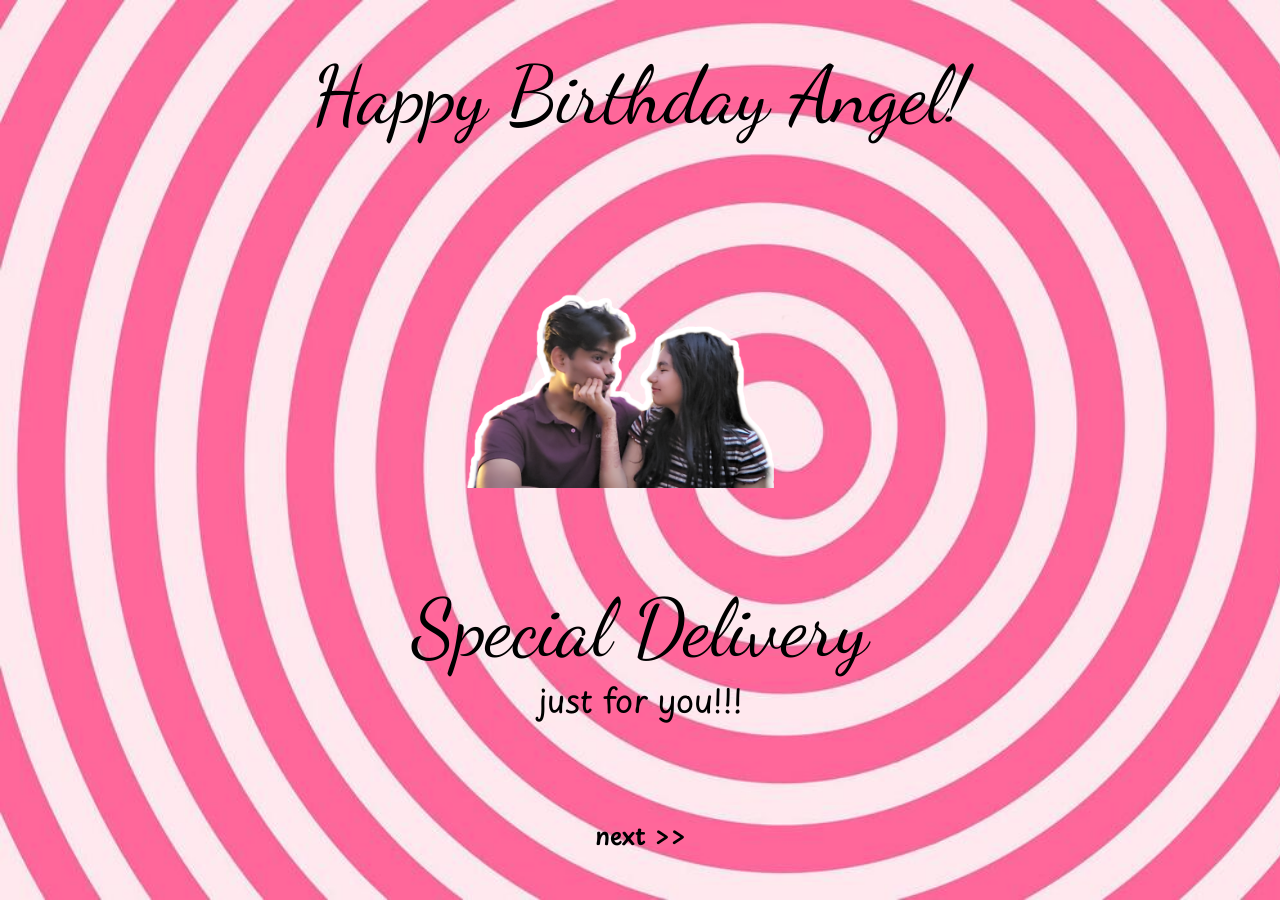
<file: index.html>
<!doctype html>
<html lang="en">
  <head>
    <meta charset="UTF-8" />
    <meta name="viewport" content="width=device-width, initial-scale=1.0" />
    <title>Happy Birthday Swaranya</title>
    <link rel="stylesheet" href="style.css" />

    <link rel="preconnect" href="https://fonts.googleapis.com" />
    <link rel="preconnect" href="https://fonts.gstatic.com" crossorigin />
    <link
      href="https://fonts.googleapis.com/css2?family=Dancing+Script:wght@400..700&family=Playpen+Sans:wght@100..800&display=swap"
      rel="stylesheet"
    />

    <link rel="preconnect" href="https://fonts.googleapis.com" />
    <link rel="preconnect" href="https://fonts.gstatic.com" crossorigin />
    <link
      href="https://fonts.googleapis.com/css2?family=Dancing+Script:wght@400..700&family=Playpen+Sans:wght@100..800&display=swap"
      rel="stylesheet"
    />
  </head>

  <body>
    <div class="content-parent">
      <div class="heading">Happy Birthday Angel!</div>

      <img src="./assets/landing-page-pic.png" alt="Beating Image" class="image"/>

      <div class="bottom-body">
        <div class="heading">Special Delivery</div>

        <div class="sub-heading">just for you!!!</div>
      </div>

      <div class="button">
        <a href="reference.html">next >></a>
      </div>
    </div>
  </body>
</html>
</file>
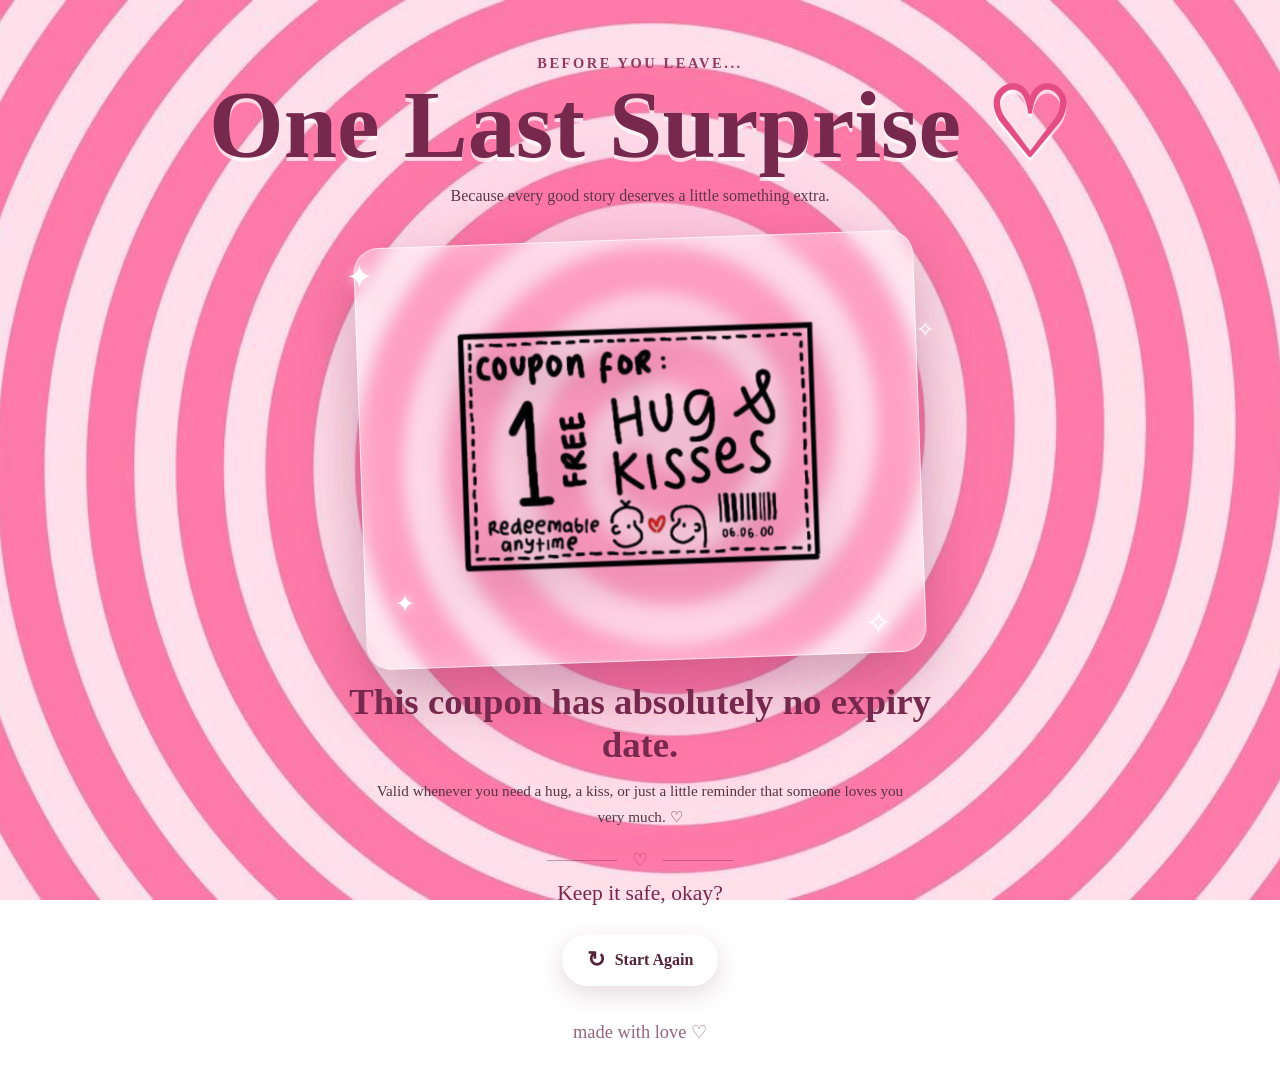
<file: end.html>
<!DOCTYPE html>
<html lang="en">

<head>

    <meta charset="UTF-8">

    <meta
        name="viewport"
        content="width=device-width, initial-scale=1.0"
    >

    <title>One Last Surprise ❤️</title>

    <link rel="stylesheet" href="end.css">

</head>


<body>


    <!-- =========================================
         DECORATIVE FLOATING HEARTS
    ========================================== -->

    <div class="floating-hearts">

        <span>♡</span>
        <span>♥</span>
        <span>♡</span>
        <span>♥</span>
        <span>♡</span>
        <span>♥</span>
        <span>♡</span>

    </div>



    <!-- =========================================
         MAIN PAGE
    ========================================== -->

    <main class="end-page">


        <!-- =====================================
             TOP TEXT
        ====================================== -->

        <section class="intro">

            <p class="eyebrow">
                before you leave...
            </p>


            <h1>
                One Last Surprise
                <span>♡</span>
            </h1>


            <p class="subtitle">
                Because every good story deserves
                a little something extra.
            </p>

        </section>



        <!-- =====================================
             COUPON
        ====================================== -->

        <section class="coupon-section">


            <!-- Glow behind coupon -->

            <div class="coupon-glow"></div>


            <!-- Coupon -->

            <div class="coupon-card">

                <img
                    src="./assets/cupon-hugs&kisses.png"
                    alt="One free hug and kisses coupon"
                >

            </div>


            <!-- Little decorative stars -->

            <div class="sparkle sparkle-1">✦</div>

            <div class="sparkle sparkle-2">✧</div>

            <div class="sparkle sparkle-3">✦</div>

            <div class="sparkle sparkle-4">✧</div>


        </section>



        <!-- =====================================
             MESSAGE
        ====================================== -->

        <section class="message">


            <p class="main-message">
                This coupon has absolutely no expiry date.
            </p>


            <p class="tiny-message">
                Valid whenever you need a hug,
                a kiss, or just a little reminder
                that someone loves you very much. ♡
            </p>


            <div class="divider">

                <span>♡</span>

            </div>


            <p class="final-message">
                Keep it safe, okay?
            </p>


        </section>



        <!-- =====================================
             RESTART BUTTON
        ====================================== -->

        <div class="restart-container">

            <a
                href="index.html"
                class="restart-button"
            >

                <span class="restart-icon">
                    ↻
                </span>

                Start Again

            </a>

        </div>



        <!-- =====================================
             FOOTER
        ====================================== -->

        <footer>

            made with love ♡

        </footer>


    </main>


</body>

</html>
</file>
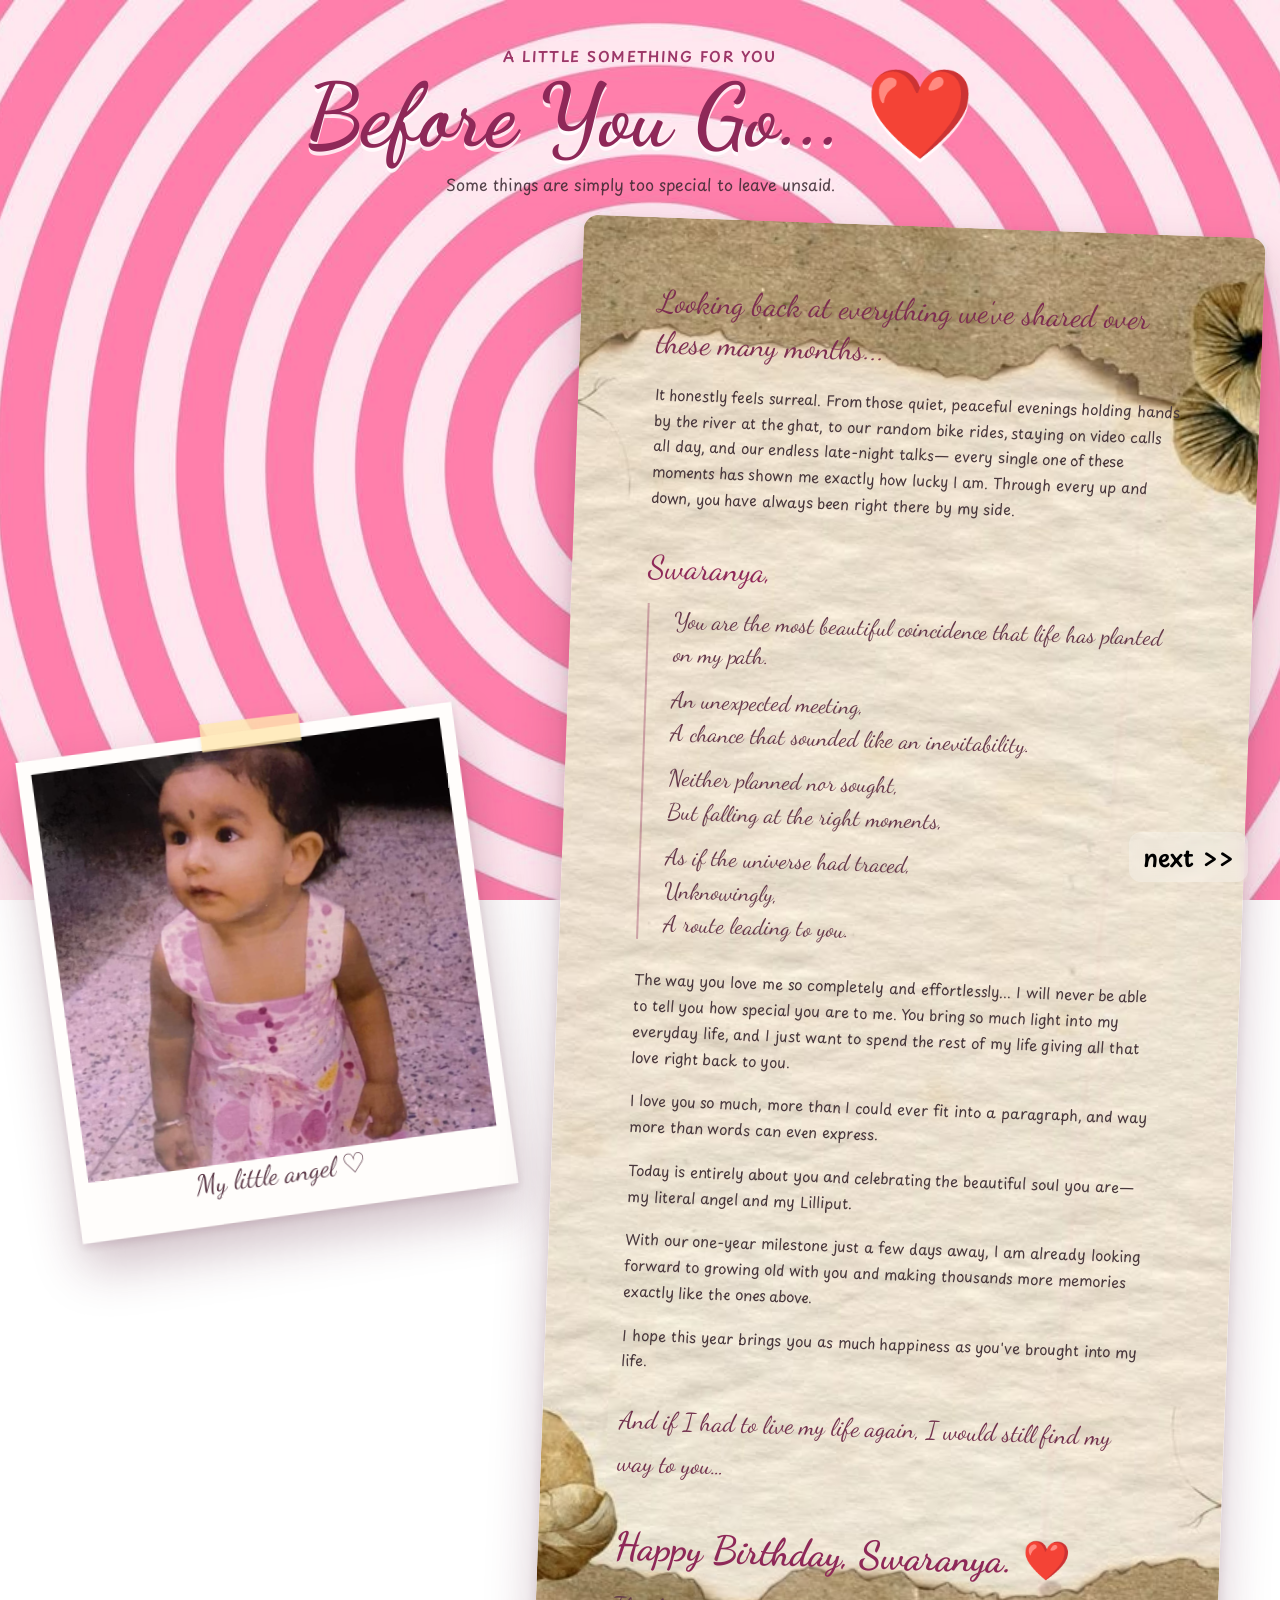
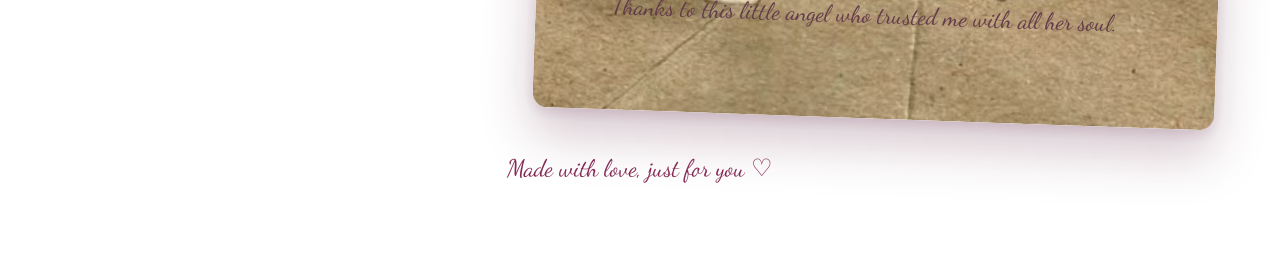
<file: final.html>
<!DOCTYPE html>
<html lang="en">

<head>

    <meta charset="UTF-8" />
    <meta name="viewport" content="width=device-width, initial-scale=1.0" />
    <title>Happy Birthday Swaranya</title>
    <link rel="stylesheet" href="final.css" />

    <link rel="preconnect" href="https://fonts.googleapis.com" />
    <link rel="preconnect" href="https://fonts.gstatic.com" crossorigin />
    <link
      href="https://fonts.googleapis.com/css2?family=Dancing+Script:wght@400..700&family=Playpen+Sans:wght@100..800&display=swap"
      rel="stylesheet"
    />

    <link rel="preconnect" href="https://fonts.googleapis.com" />
    <link rel="preconnect" href="https://fonts.gstatic.com" crossorigin />
    <link
      href="https://fonts.googleapis.com/css2?family=Dancing+Script:wght@400..700&family=Playpen+Sans:wght@100..800&display=swap"
      rel="stylesheet"
    />

</head>


<body>


    <!-- =========================================
         FLOATING HEARTS
    ========================================== -->

    <div class="hearts">

        <span>♡</span>
        <span>♡</span>
        <span>♡</span>
        <span>♡</span>
        <span>♡</span>
        <span>♡</span>

    </div>



    <main class="page">


        <!-- =====================================
             TOP HEADING
        ====================================== -->

        <header class="heading">

            <p class="small-title">
                A little something for you
            </p>


            <h1>
                Before You Go... ❤️
            </h1>


            <p class="subtitle">
                Some things are simply too special
                to leave unsaid.
            </p>

        </header>



        <!-- =====================================
             MAIN MEMORY
        ====================================== -->

        <section class="memory">


            <!-- =================================
                 PHOTO
            ================================== -->

            <div class="photo-wrapper">


                <div class="photo-frame">

                    <img
                        src="./assets/end-pic.jpeg"
                        alt="A childhood memory"
                    >

                </div>


                <div class="photo-caption">

                    <span>My little angel ♡</span>

                </div>


            </div>



            <!-- =================================
                 LETTER
            ================================== -->

            <article class="letter">


                <div class="paper">


                    <div class="paper-content">


                        <p class="letter-opening">
                            Looking back at everything we've shared
                            over these many months...
                        </p>


                        <p>
                            It honestly feels surreal. From those
                            quiet, peaceful evenings holding hands
                            by the river at the ghat, to our random
                            bike rides, staying on video calls all
                            day, and our endless late-night talks—
                            every single one of these moments has
                            shown me exactly how lucky I am.
                            Through every up and down, you have
                            always been right there by my side.
                        </p>


                        <p class="name">
                            Swaranya,
                        </p>


                        <div class="poem">

                            <p>
                                You are the most beautiful coincidence
                                that life has planted on my path.
                            </p>

                            <p>
                                An unexpected meeting,<br>
                                A chance that sounded like an inevitability.
                            </p>

                            <p>
                                Neither planned nor sought,<br>
                                But falling at the right moments,
                            </p>

                            <p>
                                As if the universe had traced,<br>
                                Unknowingly,<br>
                                A route leading to you.
                            </p>

                        </div>


                        <p>
                            The way you love me so completely and
                            effortlessly... I will never be able to
                            tell you how special you are to me.
                            You bring so much light into my everyday
                            life, and I just want to spend the rest
                            of my life giving all that love right back
                            to you.
                        </p>


                        <p>
                            I love you so much, more than I could ever
                            fit into a paragraph, and way more than
                            words can even express.
                        </p>


                        <p>
                            Today is entirely about you and celebrating
                            the beautiful soul you are—my literal angel
                            and my Lilliput.
                        </p>


                        <p>
                            With our one-year milestone just a few days
                            away, I am already looking forward to growing
                            old with you and making thousands more memories
                            exactly like the ones above.
                        </p>


                        <p>
                            I hope this year brings you as much happiness
                            as you've brought into my life.
                        </p>


                        <p class="final-line">
                            And if I had to live my life again,
                            I would still find my way to you…
                        </p>


                        <p class="birthday">
                            Happy Birthday, Swaranya. ❤️
                        </p>


                        <p class="signature">
                            Thanks to this little angel who trusted
                            me with all her soul.
                        </p>


                    </div>


                </div>


            </article>


        </section>



        <!-- =====================================
             BOTTOM MESSAGE
        ====================================== -->

        <div class="bottom-message">

            <span>Made with love, just for you ♡</span>

        </div>



        <!-- =====================================
             NEXT BUTTON
        ====================================== -->

        <div class="button">

            <a href="end.html">
                next >>
            </a>

        </div>


    </main>


</body>

</html>
</file>
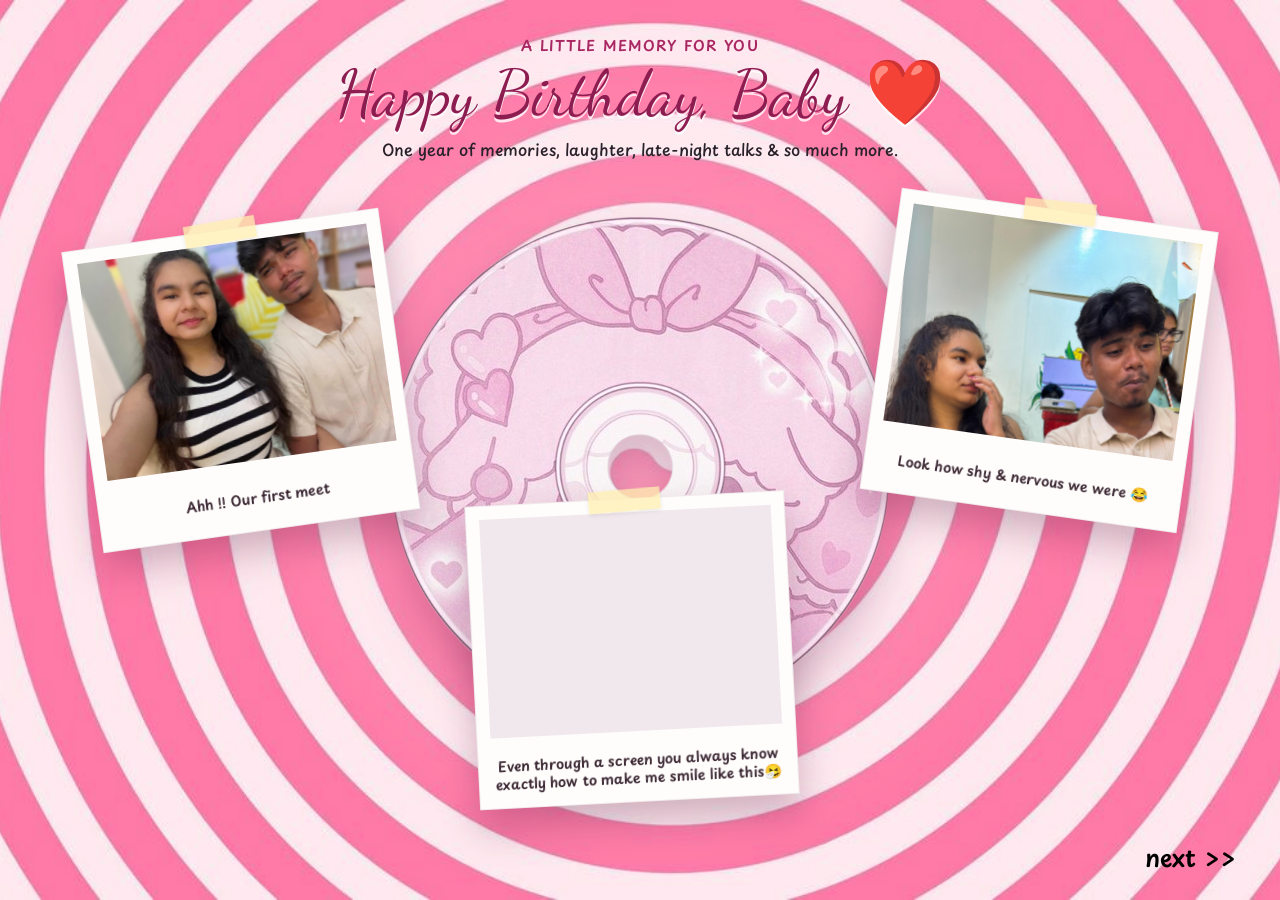
<file: pic-pg1.html>
<!DOCTYPE html>
<html lang="en">

<head>
    <meta charset="UTF-8" />
    <meta name="viewport" content="width=device-width, initial-scale=1.0" />
    <title>Happy Birthday Swaranya</title>
    <link rel="stylesheet" href="picpg1.css" />

    <link rel="preconnect" href="https://fonts.googleapis.com" />
    <link rel="preconnect" href="https://fonts.gstatic.com" crossorigin />
    <link
      href="https://fonts.googleapis.com/css2?family=Dancing+Script:wght@400..700&family=Playpen+Sans:wght@100..800&display=swap"
      rel="stylesheet"
    />

    <link rel="preconnect" href="https://fonts.googleapis.com" />
    <link rel="preconnect" href="https://fonts.gstatic.com" crossorigin />
    <link
      href="https://fonts.googleapis.com/css2?family=Dancing+Script:wght@400..700&family=Playpen+Sans:wght@100..800&display=swap"
      rel="stylesheet"
    />
</head>


<body>

    <main class="page">

        <!-- =========================
             TITLE
        ========================== -->

        <section class="intro">

            <p class="eyebrow">
                A little memory for you
            </p>

            <h1>
                Happy Birthday, Baby ❤️
            </h1>

            <p class="subtitle">
                One year of memories, laughter, late-night talks & so much more.
            </p>

        </section>


        <!-- =========================
             MEMORY SECTION
        ========================== -->

        <section class="memory-scene">


            <!-- CD -->

            <img
                src="./assets/cd-img-removebg-preview.png"
                alt="Pink CD"
                class="cd"
            >


            <!-- =========================
                 POLAROID 1
            ========================== -->

            <figure class="polaroid polaroid-one">

                <div class="media">

                    <img
                        src="./assets/pic1.jpeg"
                        alt="Our first meet"
                    >

                </div>


                <figcaption>
                    Ahh !! Our first meet
                </figcaption>

            </figure>



            <!-- =========================
                 POLAROID 2
            ========================== -->

            <figure class="polaroid polaroid-two">

                <div class="media">

                    <img
                        src="./assets/pic2.jpeg"
                        alt="Our shy and nervous moment"
                    >

                </div>


                <figcaption>
                    Look how shy & nervous we were 😂
                </figcaption>

            </figure>



            <!-- =========================
                 POLAROID 3 - VIDEO
            ========================== -->

            <figure class="polaroid polaroid-three">

                <div class="media video-wrap">

                    <video
                        src="./assets/pic3.mp4"
                        autoplay
                        muted
                        loop
                        playsinline
                        preload="auto"
                    ></video>

                </div>


                <figcaption>
                    Even through a screen you always know exactly how to make me smile like this🤧
                </figcaption>

            </figure>


        </section>



        <!-- =========================
             NEXT BUTTON
        ========================== -->

        <div class="button">

            <a href="pic-pg2.html">
                next >>
            </a>

        </div>


    </main>


    <!-- =========================
         JAVASCRIPT
    ========================== -->

    <script>

        const video = document.querySelector("video");

        if (video) {

            video.play().catch(() => {

                console.log("Autoplay waiting for browser permission.");

            });

        }

    </script>


</body>

</html>
</file>
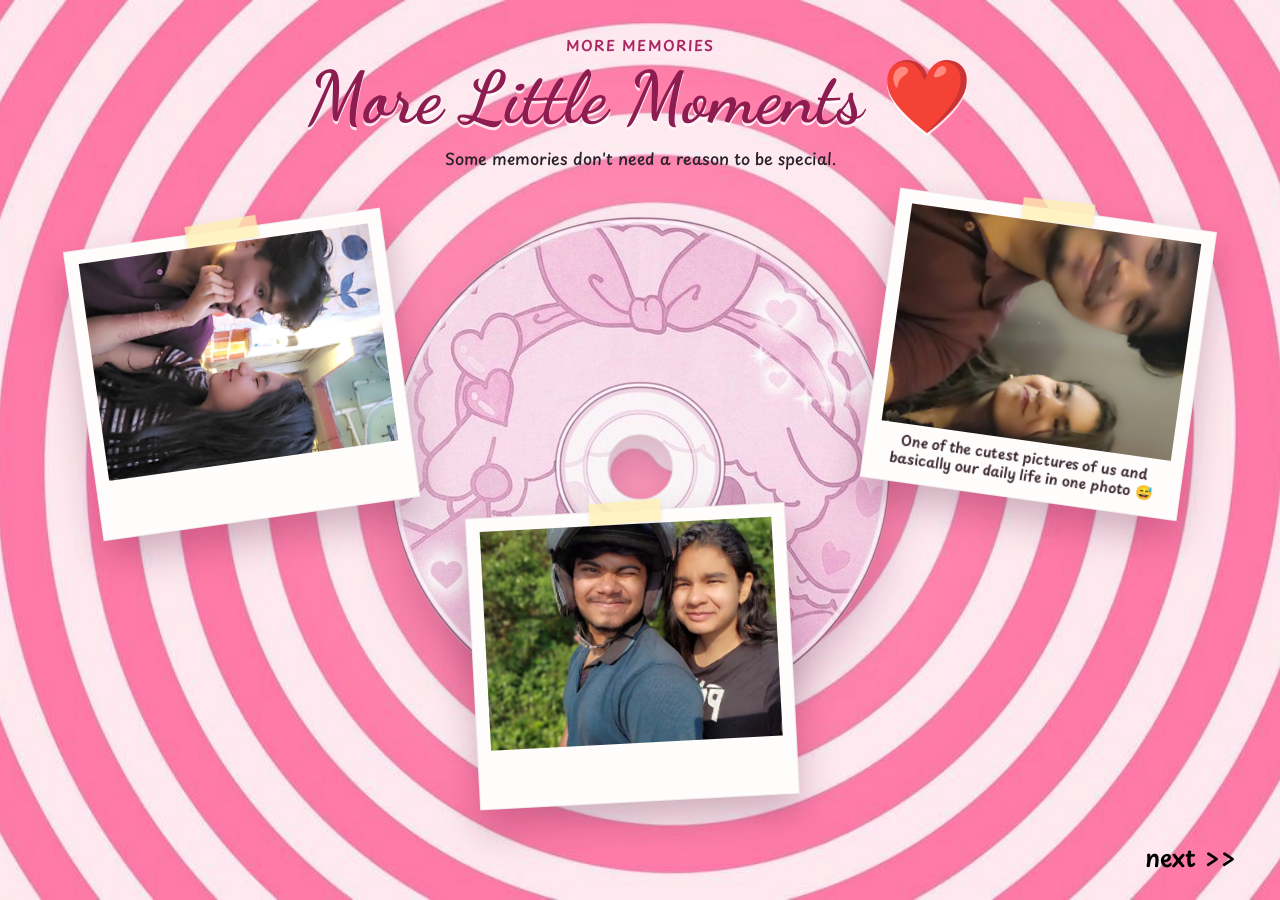
<file: pic-pg2.html>
<!DOCTYPE html>
<html lang="en">

<head>

    <meta charset="UTF-8" />
    <meta name="viewport" content="width=device-width, initial-scale=1.0" />
    <title>Happy Birthday Swaranya</title>
    <link rel="stylesheet" href="pic-page2.css" />

    <link rel="preconnect" href="https://fonts.googleapis.com" />
    <link rel="preconnect" href="https://fonts.gstatic.com" crossorigin />
    <link
      href="https://fonts.googleapis.com/css2?family=Dancing+Script:wght@400..700&family=Playpen+Sans:wght@100..800&display=swap"
      rel="stylesheet"
    />

    <link rel="preconnect" href="https://fonts.googleapis.com" />
    <link rel="preconnect" href="https://fonts.gstatic.com" crossorigin />
    <link
      href="https://fonts.googleapis.com/css2?family=Dancing+Script:wght@400..700&family=Playpen+Sans:wght@100..800&display=swap"
      rel="stylesheet"
    />

</head>


<body>


    <main class="page">


        <!-- =====================================
             TITLE
        ====================================== -->

        <section class="intro">

            <p class="eyebrow">
                More memories
            </p>


            <h1>
                More Little Moments ❤️
            </h1>


            <p class="subtitle">
                Some memories don't need a reason to be special.
            </p>

        </section>



        <!-- =====================================
             MEMORY SECTION
        ====================================== -->

        <section class="memory-scene">


            <!-- =================================
                 CD
            ================================== -->

            <img
                src="./assets/cd-img-removebg-preview.png"
                alt="Pink CD"
                class="cd"
            >



            <!-- =================================
                 POLAROID 1
                 PIC 4
            ================================== -->

            <figure class="polaroid polaroid-one">


                <div class="media">

                    <img
                        src="./assets/pic4.jpeg"
                        alt="A special memory"
                    >

                </div>


                <!-- Pic 4 caption is EMPTY
                     according to the DOCX -->

                <figcaption></figcaption>


            </figure>



            <!-- =================================
                 POLAROID 2
                 PIC 5
            ================================== -->

            <figure class="polaroid polaroid-two">


                <div class="media">

                    <img
                        src="./assets/pic5.jpeg"
                        alt="One of our cutest memories"
                    >

                </div>


                <figcaption>

                    One of the cutest pictures of us
                    and basically our daily life in one photo 😅

                </figcaption>


            </figure>



            <!-- =================================
                 POLAROID 3
                 PIC 6
            ================================== -->

            <figure class="polaroid polaroid-three">


                <div class="media">

                    <img
                        src="./assets/pic6.jpeg"
                        alt="Another special memory"
                    >

                </div>


                <!-- Pic 6 caption is EMPTY
                     according to the DOCX -->

                <figcaption></figcaption>


            </figure>


        </section>



        <!-- =====================================
             NEXT BUTTON
        ====================================== -->

        <div class="button">

            <a href="final.html">
                next >>
            </a>

        </div>


    </main>


</body>

</html>
</file>
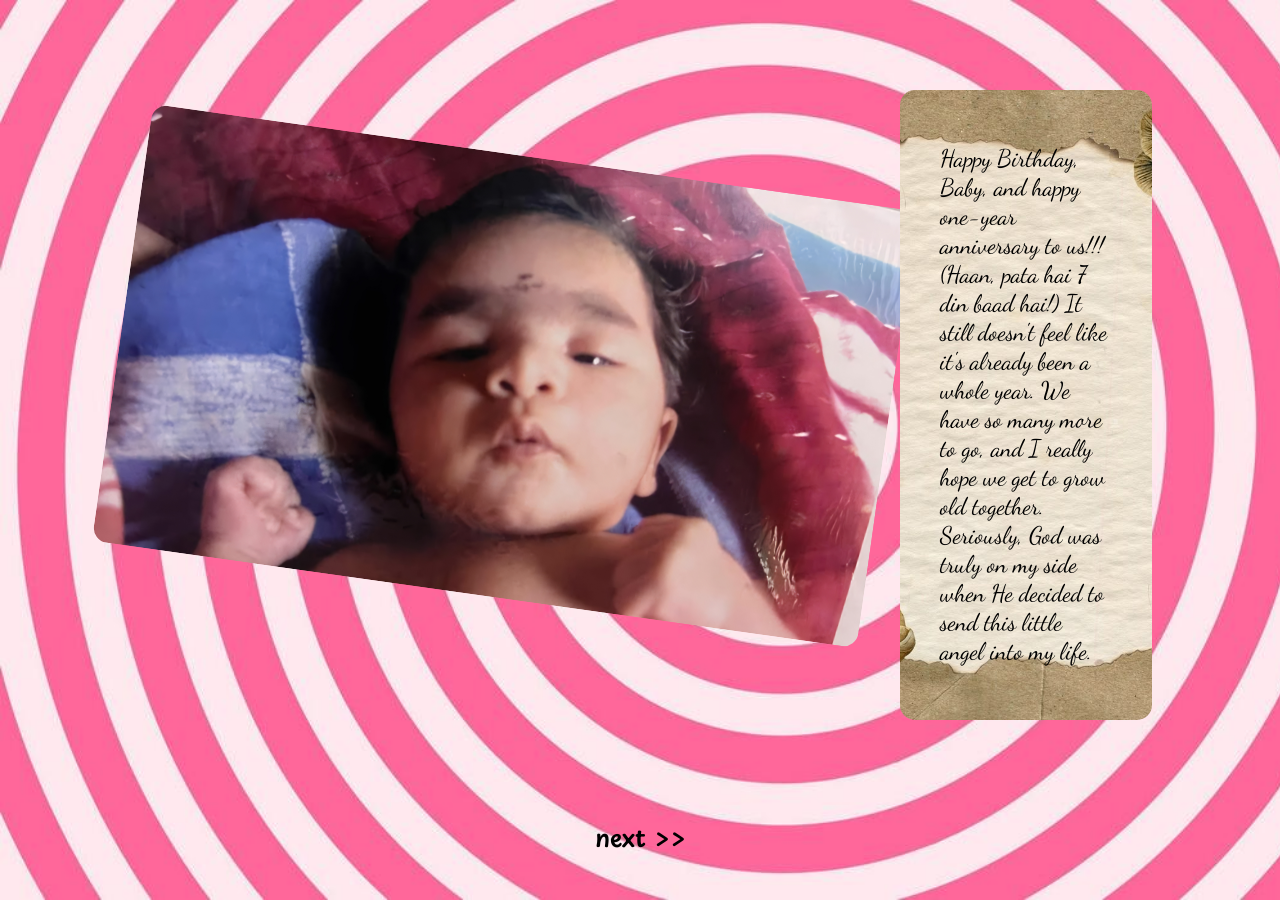
<file: reference.html>
<!doctype html>
<html lang="en">
  <head>
    <meta charset="UTF-8" />
    <meta name="viewport" content="width=device-width, initial-scale=1.0" />
    <title>Happy Birthday Swaranya</title>
    <link rel="stylesheet" href="reference.css" />

    <link rel="preconnect" href="https://fonts.googleapis.com" />
    <link rel="preconnect" href="https://fonts.gstatic.com" crossorigin />
    <link
      href="https://fonts.googleapis.com/css2?family=Dancing+Script:wght@400..700&family=Playpen+Sans:wght@100..800&display=swap"
      rel="stylesheet"
    />

    <link rel="preconnect" href="https://fonts.googleapis.com" />
    <link rel="preconnect" href="https://fonts.gstatic.com" crossorigin />
    <link
      href="https://fonts.googleapis.com/css2?family=Dancing+Script:wght@400..700&family=Playpen+Sans:wght@100..800&display=swap"
      rel="stylesheet"
    />
  </head>
  <body>
    <div class="parent">
      <div class="sub-parent">
        <img
          src="./assets/reference-page-pic-removebg-preview.png"
          alt="Image"
          class="image"
        />

        <div class="para-bg">
          <p>
            Happy Birthday, Baby, and happy one-year anniversary to us!!! (Haan,
            pata hai 7 din baad hai!) It still doesn't feel like it's already
            been a whole year. We have so many more to go, and I really hope we
            get to grow old together. Seriously, God was truly on my side when
            He decided to send this little angel into my life.
          </p>
        </div>
      </div>

      <div class="button">
        <a href="pic-pg1.html">next >></a>
      </div>
    </div>
  </body>
</html>
</file>
<file: style.css>
* {
    padding: 0;
    margin: 0;
}

body {
    background-image: url(./assets/spiral-background.jpg);
    background-repeat: none;
    background-size: cover;
    position: relative;
}

.content-parent {
    display: flex;
    flex-direction: column;
    align-items: center;
    justify-content: space-evenly;
    gap: 5vh;
    height: 100vh;
}

.image {
    width: 35%;
    animation: heartbeat 1.2s infinite;
}

.heading {
    font-size: 5em;
    font-weight: 400;
    font-family: "Dancing Script", cursive;
}

.sub-heading {
    font-size: 2em;
    font-family: "Playpen Sans", cursive;
}

.button {
    font-family: "Playpen Sans", cursive;
    font-size: 1.5em;
    font-weight: 600;
}
.button a {
    text-decoration: none;
    color: black;
}

.bottom-body {
    display: flex;
    flex-direction: column;
    justify-content: center;
    align-items: center;
}


@keyframes heartbeat {
  0% {
    transform: scale(1);
  }

  10% {
    transform: scale(1.15);
  }

  20% {
    transform: scale(1);
  }

  30% {
    transform: scale(1.15);
  }

  40% {
    transform: scale(1);
  }

  100% {
    transform: scale(1);
  }
}
</file>
<file: end.css>
/* =========================================
   RESET
========================================= */

* {

    box-sizing: border-box;

    margin: 0;

    padding: 0;

}


html {

    scroll-behavior: smooth;

}


body {

    min-height: 100vh;

    overflow-x: hidden;

    font-family:
        "Playpen Sans",
        cursive;


    color:
        #3d2530;


    /* SAME BACKGROUND */

    background-image:
        url("./assets/spiral-background.jpg");

    background-size:
        cover;

    background-position:
        center;

    background-attachment:
        fixed;

    background-repeat:
        no-repeat;

}



/* =========================================
   DARK / PINK OVERLAY
========================================= */

body::before {

    content: "";

    position: fixed;

    inset: 0;

    background:
        rgba(255, 190, 220, 0.22);

    pointer-events: none;

    z-index: -5;

}



/* =========================================
   MAIN PAGE
========================================= */

.end-page {

    position:
        relative;

    min-height:
        100vh;

    width:
        100%;

    padding:
        55px 25px 40px;

    display:
        flex;

    flex-direction:
        column;

    align-items:
        center;

}



/* =========================================
   INTRO
========================================= */

.intro {

    text-align:
        center;

    z-index:
        5;

    animation:
        introIn
        1s
        ease
        both;

}



.eyebrow {

    margin-bottom:
        5px;

    font-size:
        0.9rem;

    letter-spacing:
        0.18em;

    text-transform:
        uppercase;

    font-weight:
        600;

    color:
        #8f3b61;

}



h1 {

    font-family:
        "Dancing Script",
        cursive;

    font-size:
        clamp(3.2rem, 8vw, 6rem);

    line-height:
        1;

    font-weight:
        700;

    color:
        #76294d;

    text-shadow:
        0 4px 0
        rgba(255,255,255,0.7);

}



h1 span {

    display:
        inline-block;

    color:
        #e34d83;

    animation:
        heartbeat
        1.5s
        ease-in-out
        infinite;

}



.subtitle {

    margin-top:
        14px;

    font-size:
        clamp(0.8rem, 1.5vw, 1rem);

    color:
        #5b3746;

}



/* =========================================
   COUPON SECTION
========================================= */

.coupon-section {

    position:
        relative;

    width:
        min(700px, 90vw);

    height:
        clamp(330px, 45vw, 480px);

    display:
        flex;

    align-items:
        center;

    justify-content:
        center;

    margin:
        5px auto 0;

}



/* =========================================
   COUPON GLOW
========================================= */

.coupon-glow {

    position:
        absolute;

    width:
        min(500px, 70vw);

    aspect-ratio:
        1;

    border-radius:
        50%;

    background:
        rgba(255, 89, 158, 0.30);

    filter:
        blur(75px);

    animation:
        glowPulse
        3s
        ease-in-out
        infinite;

}



/* =========================================
   COUPON CARD
========================================= */

.coupon-card {

    position:
        relative;

    width:
        min(560px, 82vw);

    padding:
        20px;

    display:
        flex;

    align-items:
        center;

    justify-content:
        center;


    /* Glass card */

    background:
        rgba(255, 255, 255, 0.30);

    border:
        1px solid
        rgba(255,255,255,0.7);

    border-radius:
        25px;


    box-shadow:

        0 25px 60px
        rgba(102, 32, 65, 0.30),

        inset 0 0 30px
        rgba(255,255,255,0.25);


    backdrop-filter:
        blur(8px);


    transform:
        rotate(-2deg);


    animation:
        couponEntrance
        1.2s
        cubic-bezier(.2,.8,.2,1)
        0.3s
        both;


    transition:
        transform
        0.45s
        ease;

}



.coupon-card:hover {

    transform:
        rotate(0deg)
        scale(1.04)
        translateY(-8px);

}



.coupon-card img {

    display:
        block;

    width:
        100%;

    height:
        auto;

    max-height:
        380px;

    object-fit:
        contain;


    /* Gives transparent PNG a little depth */

    filter:
        drop-shadow(
            0 18px 18px
            rgba(55, 15, 35, 0.30)
        );

}



/* =========================================
   SPARKLES
========================================= */

.sparkle {

    position:
        absolute;

    font-family:
        "Dancing Script",
        cursive;

    color:
        #ffffff;

    text-shadow:
        0 0 12px
        rgba(255,255,255,0.9);

    animation:
        sparkle
        2.5s
        ease-in-out
        infinite;

    z-index:
        5;

}



.sparkle-1 {

    top:
        10%;

    left:
        8%;

    font-size:
        2rem;

}



.sparkle-2 {

    top:
        22%;

    right:
        8%;

    font-size:
        1.4rem;

    animation-delay:
        0.7s;

}



.sparkle-3 {

    bottom:
        15%;

    left:
        15%;

    font-size:
        1.5rem;

    animation-delay:
        1.2s;

}



.sparkle-4 {

    bottom:
        10%;

    right:
        14%;

    font-size:
        2rem;

    animation-delay:
        1.8s;

}



/* =========================================
   MESSAGE
========================================= */

.message {

    position:
        relative;

    text-align:
        center;

    max-width:
        650px;

    margin-top:
        -10px;

    animation:
        messageIn
        1s
        ease
        1s
        both;

}



.main-message {

    font-family:
        "Dancing Script",
        cursive;

    font-size:
        clamp(1.6rem, 3vw, 2.3rem);

    font-weight:
        700;

    color:
        #76294d;

}



.tiny-message {

    max-width:
        550px;

    margin:
        12px auto 0;

    font-size:
        clamp(0.78rem, 1.4vw, 0.95rem);

    line-height:
        1.7;

    color:
        #533641;

}



/* =========================================
   DIVIDER
========================================= */

.divider {

    display:
        flex;

    align-items:
        center;

    justify-content:
        center;

    gap:
        15px;

    margin:
        20px 0 10px;

}



.divider::before,
.divider::after {

    content:
        "";

    width:
        70px;

    height:
        1px;

    background:
        rgba(118, 41, 77, 0.4);

}



.divider span {

    color:
        #c63870;

    font-size:
        1.1rem;

}



.final-message {

    font-family:
        "Dancing Script",
        cursive;

    font-size:
        1.35rem;

    color:
        #76294d;

}



/* =========================================
   RESTART BUTTON
========================================= */

.restart-container {

    margin-top:
        28px;

    animation:
        buttonIn
        1s
        ease
        1.3s
        both;

}



.restart-button {

    display:
        flex;

    align-items:
        center;

    gap:
        10px;


    padding:
        12px 24px;


    text-decoration:
        none;


    font-family:
        "Playpen Sans",
        cursive;

    font-size:
        1rem;

    font-weight:
        600;


    color:
        #542337;


    background:
        rgba(255,255,255,0.55);


    border:
        1px solid
        rgba(255,255,255,0.8);


    border-radius:
        50px;


    box-shadow:

        0 8px 25px
        rgba(91, 27, 57, 0.16);


    backdrop-filter:
        blur(7px);


    transition:
        all
        0.3s
        ease;

}



.restart-button:hover {

    transform:
        translateY(-4px);

    background:
        rgba(255,255,255,0.8);

    box-shadow:

        0 14px 30px
        rgba(91, 27, 57, 0.25);

}



.restart-icon {

    font-size:
        1.35rem;

    transition:
        transform
        0.5s
        ease;

}



.restart-button:hover .restart-icon {

    transform:
        rotate(-360deg);

}



/* =========================================
   FOOTER
========================================= */

footer {

    margin-top:
        auto;

    padding-top:
        35px;

    font-family:
        "Dancing Script",
        cursive;

    font-size:
        1.15rem;

    color:
        #79415a;

    opacity:
        0.8;

}



/* =========================================
   FLOATING HEARTS
========================================= */

.floating-hearts {

    position:
        fixed;

    inset:
        0;

    overflow:
        hidden;

    pointer-events:
        none;

    z-index:
        1;

}



.floating-hearts span {

    position:
        absolute;

    bottom:
        -50px;

    color:
        rgba(173, 44, 100, 0.38);

    font-family:
        "Dancing Script",
        cursive;

    animation:
        floatUp
        linear
        infinite;

}



.floating-hearts span:nth-child(1) {

    left:
        7%;

    font-size:
        2rem;

    animation-duration:
        12s;

    animation-delay:
        1s;

}



.floating-hearts span:nth-child(2) {

    left:
        20%;

    font-size:
        1.2rem;

    animation-duration:
        15s;

    animation-delay:
        5s;

}



.floating-hearts span:nth-child(3) {

    left:
        38%;

    font-size:
        2.5rem;

    animation-duration:
        13s;

    animation-delay:
        2s;

}



.floating-hearts span:nth-child(4) {

    left:
        55%;

    font-size:
        1.5rem;

    animation-duration:
        16s;

    animation-delay:
        7s;

}



.floating-hearts span:nth-child(5) {

    left:
        72%;

    font-size:
        2.2rem;

    animation-duration:
        11s;

    animation-delay:
        3s;

}



.floating-hearts span:nth-child(6) {

    left:
        84%;

    font-size:
        1.4rem;

    animation-duration:
        14s;

    animation-delay:
        8s;

}



.floating-hearts span:nth-child(7) {

    left:
        94%;

    font-size:
        2rem;

    animation-duration:
        12s;

    animation-delay:
        4s;

}



/* =========================================
   ANIMATIONS
========================================= */

@keyframes introIn {

    from {

        opacity:
            0;

        transform:
            translateY(-35px);

    }

    to {

        opacity:
            1;

        transform:
            translateY(0);

    }

}



@keyframes couponEntrance {

    from {

        opacity:
            0;

        transform:
            translateY(80px)
            scale(0.8)
            rotate(-8deg);

    }

    to {

        opacity:
            1;

        transform:
            translateY(0)
            scale(1)
            rotate(-2deg);

    }

}



@keyframes glowPulse {

    0%,
    100% {

        transform:
            scale(0.9);

        opacity:
            0.45;

    }

    50% {

        transform:
            scale(1.1);

        opacity:
            0.75;

    }

}



@keyframes heartbeat {

    0%,
    100% {

        transform:
            scale(1);

    }

    15% {

        transform:
            scale(1.15);

    }

    30% {

        transform:
            scale(1);

    }

    45% {

        transform:
            scale(1.08);

    }

    60% {

        transform:
            scale(1);

    }

}



@keyframes sparkle {

    0%,
    100% {

        opacity:
            0.3;

        transform:
            scale(0.8)
            rotate(0deg);

    }

    50% {

        opacity:
            1;

        transform:
            scale(1.3)
            rotate(20deg);

    }

}



@keyframes messageIn {

    from {

        opacity:
            0;

        transform:
            translateY(25px);

    }

    to {

        opacity:
            1;

        transform:
            translateY(0);

    }

}



@keyframes buttonIn {

    from {

        opacity:
            0;

        transform:
            translateY(20px);

    }

    to {

        opacity:
            1;

        transform:
            translateY(0);

    }

}



@keyframes floatUp {

    0% {

        transform:
            translateY(0)
            rotate(0deg);

        opacity:
            0;

    }

    10% {

        opacity:
            0.7;

    }

    80% {

        opacity:
            0.4;

    }

    100% {

        transform:
            translateY(-110vh)
            rotate(25deg);

        opacity:
            0;

    }

}



/* =========================================
   MOBILE
========================================= */

@media (max-width: 600px) {

    .end-page {

        padding:
            35px
            15px
            25px;

    }


    .coupon-section {

        height:
            310px;

    }


    .coupon-card {

        width:
            90vw;

        padding:
            12px;

        border-radius:
            18px;

    }


    .coupon-card img {

        max-height:
            270px;

    }


    .sparkle-1 {

        left:
            2%;

    }


    .sparkle-2 {

        right:
            2%;

    }


    .main-message {

        font-size:
            1.5rem;

    }


    .tiny-message {

        padding:
            0 15px;

    }


    footer {

        padding-top:
            25px;

    }

}



/* =========================================
   ACCESSIBILITY
========================================= */

@media (prefers-reduced-motion: reduce) {

    * {

        animation:
            none !important;

        transition:
            none !important;

    }

}
</file>
<file: final.css>
/* =========================================
   RESET
========================================= */

* {

    box-sizing: border-box;

}


html,
body {

    margin: 0;

    padding: 0;

}


body {

    min-height: 100vh;

    overflow-x: hidden;

    color: #35252d;

    font-family:
        "Playpen Sans",
        cursive;


    /* SAME SPIRAL BACKGROUND */

    background-image:
        url("./assets/spiral-background.jpg");

    background-size:
        cover;

    background-position:
        center;

    background-attachment:
        fixed;

    background-repeat:
        no-repeat;

}



/* =========================================
   PAGE
========================================= */

.page {

    position: relative;

    min-height: 100vh;

    padding:
        45px
        30px
        90px;

}



/* =========================================
   BACKGROUND OVERLAY
========================================= */

.page::before {

    content: "";

    position: fixed;

    inset: 0;

    background:
        rgba(255, 224, 238, 0.20);

    pointer-events: none;

    z-index: -2;

}



/* =========================================
   TOP HEADING
========================================= */

.heading {

    position: relative;

    text-align: center;

    width:
        min(900px, 90vw);

    margin:
        0 auto 30px;


    animation:
        headingIn
        1s
        ease
        both;

}



.small-title {

    margin:
        0 0 5px;

    font-family:
        "Playpen Sans",
        cursive;

    font-size:
        0.9rem;

    font-weight:
        600;

    letter-spacing:
        0.1em;

    text-transform:
        uppercase;

    color:
        #9c3768;

}



h1 {

    margin:
        0;

    font-family:
        "Dancing Script",
        cursive;

    font-size:
        clamp(3rem, 7vw, 5.5rem);

    line-height:
        1;

    font-weight:
        700;

    color:
        #8e2858;

    text-shadow:
        0 4px 0
        rgba(255,255,255,0.8);

}



.subtitle {

    margin:
        12px 0 0;

    font-family:
        "Playpen Sans",
        cursive;

    font-size:
        clamp(0.8rem, 1.5vw, 1rem);

    opacity:
        0.85;

}



/* =========================================
   MAIN MEMORY LAYOUT
========================================= */

.memory {

    width:
        min(1200px, 94vw);

    margin:
        0 auto;

    display:
        grid;

    grid-template-columns:
        0.8fr 1.2fr;

    align-items:
        center;

    gap:
        clamp(30px, 5vw, 80px);

}



/* =========================================
   PHOTO SECTION
========================================= */

.photo-wrapper {

    position:
        relative;

    width:
        min(440px, 100%);

    margin:
        0 auto;

    animation:
        photoIn
        1s
        cubic-bezier(.2,.8,.2,1)
        0.2s
        both;

}



/* =========================================
   PHOTO FRAME
========================================= */

.photo-frame {

    position:
        relative;

    padding:
        14px
        14px
        60px;

    background:
        #fffdfb;

    box-shadow:

        0 25px 50px
        rgba(86, 28, 54, 0.28),

        0 4px 8px
        rgba(86, 28, 54, 0.12);


    transform:
        rotate(-4deg);

    transition:
        transform
        0.4s
        ease;

}



.photo-frame:hover {

    transform:
        rotate(-1deg)
        translateY(-8px)
        scale(1.02);

}



.photo-frame img {

    width:
        100%;

    aspect-ratio:
        1 / 1;

    display:
        block;

    object-fit:
        cover;

}



/* =========================================
   PHOTO CAPTION
========================================= */

.photo-caption {

    position:
        absolute;

    bottom:
        25px;

    left:
        0;

    right:
        0;

    text-align:
        center;

    font-family:
        "Dancing Script",
        cursive;

    font-size:
        1.7rem;

    color:
        #5c3948;

    transform:
        rotate(-4deg);

}



/* Little tape */

.photo-wrapper::before {

    content:
        "";

    position:
        absolute;

    width:
        100px;

    height:
        28px;

    top:
        -12px;

    left:
        50%;

    transform:
        translateX(-50%)
        rotate(-3deg);

    background:
        rgba(255, 231, 174, 0.78);

    box-shadow:
        0 2px 5px
        rgba(0,0,0,0.08);

    z-index:
        5;

}



/* =========================================
   LETTER
========================================= */

.letter {

    position:
        relative;

    width:
        100%;

    animation:
        letterIn
        1s
        cubic-bezier(.2,.8,.2,1)
        0.3s
        both;

}



/* =========================================
   PAPER
========================================= */

.paper {

    position:
        relative;

    width:
        100%;

    min-height:
        720px;

    border-radius: 15px;


    background-image:
        url("./assets/text-background.jpg");

    background-size:
        cover;

    background-position:
        center;


    padding:
        clamp(45px, 5vw, 70px)
        clamp(40px, 6vw, 85px);


    box-shadow:

        0 25px 50px
        rgba(86, 28, 54, 0.25),

        0 5px 12px
        rgba(86, 28, 54, 0.12);


    transform:
        rotate(2deg);


    transition:
        transform
        0.4s
        ease;

}



/* Paper hover */

.paper:hover {

    transform:
        rotate(0deg)
        translateY(-5px);

}



/* =========================================
   PAPER INNER CONTENT
========================================= */

.paper-content {

    position:
        relative;

    max-width:
        720px;

    margin:
        0 auto;

}



/* =========================================
   LETTER TEXT
========================================= */

.paper-content p {

    margin:
        0 0 18px;

    font-family:
        "Playpen Sans",
        cursive;

    font-size:
        clamp(0.82rem, 1.15vw, 1rem);

    line-height:
        1.75;

    color:
        #49383d;

}



/* First paragraph */

.letter-opening {

    font-family:
        "Dancing Script",
        cursive !important;

    font-size:
        clamp(1.5rem, 2.4vw, 2rem) !important;

    line-height:
        1.35 !important;

    color:
        #7d2d51 !important;

}



/* =========================================
   NAME
========================================= */

.name {

    margin-top:
        28px !important;

    margin-bottom:
        8px !important;

    font-family:
        "Dancing Script",
        cursive !important;

    font-size:
        2rem !important;

    color:
        #8e2858 !important;

}



/* =========================================
   POEM
========================================= */

.poem {

    margin:
        8px 0 28px;

    padding-left:
        25px;

    border-left:
        2px solid
        rgba(142, 40, 88, 0.35);

}



.poem p {

    margin:
        0 0 12px;

    font-family:
        "Dancing Script",
        cursive;

    font-size:
        clamp(1.15rem, 1.8vw, 1.45rem);

    line-height:
        1.45;

    color:
        #66384b;

}



/* =========================================
   FINAL LINE
========================================= */

.final-line {

    margin-top:
        25px !important;

    font-family:
        "Dancing Script",
        cursive !important;

    font-size:
        clamp(1.2rem, 2vw, 1.55rem) !important;

    color:
        #71304d !important;

}



/* =========================================
   BIRTHDAY
========================================= */

.birthday {

    margin-top:
        28px !important;

    margin-bottom:
        5px !important;

    font-family:
        "Dancing Script",
        cursive !important;

    font-size:
        clamp(2rem, 3vw, 2.8rem) !important;

    font-weight:
        700;

    color:
        #8e2858 !important;

}



/* =========================================
   SIGNATURE
========================================= */

.signature {

    margin-top:
        5px !important;

    font-family:
        "Dancing Script",
        cursive !important;

    font-size:
        clamp(1.2rem, 2vw, 1.5rem) !important;

    color:
        #633a49 !important;

}



/* =========================================
   BOTTOM MESSAGE
========================================= */

.bottom-message {

    text-align:
        center;

    margin-top:
        35px;

    font-family:
        "Dancing Script",
        cursive;

    font-size:
        1.5rem;

    color:
        #842952;


    animation:
        fadeIn
        1.5s
        ease
        1s
        both;

}



/* =========================================
   NEXT BUTTON
========================================= */

.button {

    position:
        fixed;

    right:
        32px;

    bottom:
        25px;

    z-index:
        50;


    font-family:
        "Playpen Sans",
        cursive;

    font-size:
        1.5em;

    font-weight:
        600;

}



.button a {

    text-decoration:
        none;

    color:
        black;

    padding:
        7px 14px;

    border-radius:
        12px;


    background:
        rgba(255,255,255,0.28);


    backdrop-filter:
        blur(4px);


    transition:
        all
        0.25s
        ease;

}



.button a:hover {

    background:
        rgba(255,255,255,0.65);

    transform:
        translateX(5px);

}



/* =========================================
   FLOATING HEARTS
========================================= */

.hearts {

    position:
        fixed;

    inset:
        0;

    pointer-events:
        none;

    overflow:
        hidden;

    z-index:
        1;

}



.hearts span {

    position:
        absolute;

    bottom:
        -50px;

    font-family:
        "Dancing Script",
        cursive;

    font-size:
        2rem;

    color:
        rgba(155, 39, 96, 0.45);


    animation:
        floatHeart
        linear
        infinite;

}



/* Individual positions */

.hearts span:nth-child(1) {

    left:
        8%;

    animation-duration:
        11s;

    animation-delay:
        1s;

}


.hearts span:nth-child(2) {

    left:
        23%;

    font-size:
        1.4rem;

    animation-duration:
        14s;

    animation-delay:
        4s;

}


.hearts span:nth-child(3) {

    left:
        43%;

    font-size:
        2.5rem;

    animation-duration:
        12s;

    animation-delay:
        2s;

}


.hearts span:nth-child(4) {

    left:
        67%;

    font-size:
        1.5rem;

    animation-duration:
        15s;

    animation-delay:
        6s;

}


.hearts span:nth-child(5) {

    left:
        82%;

    font-size:
        2.3rem;

    animation-duration:
        13s;

    animation-delay:
        3s;

}


.hearts span:nth-child(6) {

    left:
        94%;

    font-size:
        1.2rem;

    animation-duration:
        10s;

    animation-delay:
        7s;

}



/* =========================================
   ANIMATIONS
========================================= */

@keyframes floatHeart {

    0% {

        transform:
            translateY(0)
            rotate(0deg);

        opacity:
            0;

    }


    10% {

        opacity:
            0.7;

    }


    80% {

        opacity:
            0.45;

    }


    100% {

        transform:
            translateY(-110vh)
            rotate(25deg);

        opacity:
            0;

    }

}



@keyframes headingIn {

    from {

        opacity:
            0;

        transform:
            translateY(-30px);

    }


    to {

        opacity:
            1;

        transform:
            translateY(0);

    }

}



@keyframes photoIn {

    from {

        opacity:
            0;

        transform:
            translateX(-50px)
            rotate(-10deg);

    }


    to {

        opacity:
            1;

        transform:
            translateX(0)
            rotate(-4deg);

    }

}



@keyframes letterIn {

    from {

        opacity:
            0;

        transform:
            translateX(50px);

    }


    to {

        opacity:
            1;

        transform:
            translateX(0);

    }

}



@keyframes fadeIn {

    from {

        opacity:
            0;

    }


    to {

        opacity:
            1;

    }

}



/* =========================================
   TABLET
========================================= */

@media (max-width: 900px) {

    .memory {

        grid-template-columns:
            1fr;

        gap:
            50px;

        width:
            min(700px, 90vw);

    }


    .photo-wrapper {

        width:
            min(420px, 75vw);

    }


    .paper {

        min-height:
            auto;

        transform:
            rotate(1deg);

    }

}



/* =========================================
   MOBILE
========================================= */

@media (max-width: 600px) {

    body {

        background-attachment:
            scroll;

    }


    .page {

        padding:
            35px
            15px
            85px;

    }


    .heading {

        margin-bottom:
            30px;

    }


    h1 {

        font-size:
            clamp(2.7rem, 13vw, 4rem);

    }


    .subtitle {

        font-size:
            0.8rem;

    }


    .memory {

        width:
            94vw;

        gap:
            35px;

    }


    .photo-wrapper {

        width:
            82vw;

        max-width:
            380px;

    }


    .paper {

        padding:
            45px 30px;

    }


    .paper-content p {

        font-size:
            0.78rem;

        line-height:
            1.7;

    }


    .letter-opening {

        font-size:
            1.4rem !important;

    }


    .poem {

        padding-left:
            15px;

    }


    .poem p {

        font-size:
            1.15rem;

    }


    .birthday {

        font-size:
            2rem !important;

    }


    .button {

        right:
            15px;

        bottom:
            15px;

        font-size:
            1.1rem;

    }


    .bottom-message {

        font-size:
            1.25rem;

    }

}



/* =========================================
   REDUCED MOTION
========================================= */

@media (prefers-reduced-motion: reduce) {

    * {

        animation-duration:
            0.01ms !important;

        animation-iteration-count:
            1 !important;

    }

}
</file>
<file: picpg1.css>
/* =========================================
   RESET
========================================= */

* {
    box-sizing: border-box;
}


html,
body {

    margin: 0;

    min-height: 100%;

}


body {

    min-height: 100vh;

    font-family: "Playpen Sans", cursive;

    color: #29212a;

    overflow-x: hidden;


    /* YOUR SPIRAL BACKGROUND */

    background-image: url("./assets/spiral-background.jpg");

    background-position: center;

    background-size: cover;

    background-attachment: fixed;

    background-repeat: no-repeat;

}



/* =========================================
   MAIN PAGE
========================================= */

.page {

    position: relative;

    min-height: 100vh;

    padding: 55px 30px 90px;

    display: grid;

    place-items: center;

    overflow: hidden;

}



/* Slight white/pink overlay */

.page::before {

    content: "";

    position: absolute;

    inset: 0;

    background: rgba(255, 230, 241, 0.14);

    z-index: -2;

}



/* Soft glow */

.page::after {

    content: "";

    position: absolute;

    inset: 0;

    background:
        radial-gradient(
            circle at center,
            rgba(255,255,255,0.28),
            transparent 55%
        );

    pointer-events: none;

    z-index: -1;

}



/* =========================================
   INTRO / TITLE
========================================= */

.intro {

    position: absolute;

    top: 34px;

    left: 50%;

    transform: translateX(-50%);

    width: min(90vw, 850px);

    text-align: center;

    z-index: 20;


    animation:

        introDrop

        0.9s

        cubic-bezier(.2,.8,.2,1)

        both;

}



/* Small heading */

.eyebrow {

    margin: 0 0 3px;

    font-size: 0.9rem;

    font-weight: 600;

    letter-spacing: 0.08em;

    text-transform: uppercase;

    color: #a92762;

}



/* Main heading */

h1 {

    margin: 0;

    font-family: "Dancing Script", cursive;

    font-size: clamp(2rem, 5vw, 4rem);

    font-weight: 400;

    line-height: 1.1;

    color: #8d1d51;

    text-shadow:

        0 3px 0 rgba(255,255,255,0.8);

}



/* Subtitle */

.subtitle {

    margin: 8px 0 0;

    font-size: clamp(0.8rem, 1.6vw, 1rem);

    font-weight: 500;

}



/* =========================================
   MEMORY AREA
========================================= */

.memory-scene {

    position: relative;

    width: min(1120px, 92vw);

    height: min(760px, 76vh);

    min-height: 620px;

    margin-top: 55px;

}



/* =========================================
   CD
========================================= */

.cd {

    position: absolute;

    width: min(47vw, 500px);

    min-width: 300px;

    aspect-ratio: 1;


    left: 50%;

    top: 51%;


    transform:

        translate(-50%, -50%);


    object-fit: contain;


    filter:

        drop-shadow(

            0 24px 22px

            rgba(112,24,68,0.26)

        );


    z-index: 2;


    /* Floating animation */

    animation:

        cdFloat

        5s

        ease-in-out

        infinite;

}



/* =========================================
   POLAROID
========================================= */

.polaroid {

    position: absolute;

    width: clamp(235px, 25vw, 320px);

    padding: 13px 13px 70px;

    margin: 0;


    background: #fffdfc;


    box-shadow:

        0 18px 35px

        rgba(80,15,50,0.27);


    border:

        1px solid

        rgba(80,15,50,0.08);


    z-index: 8;


    transform-origin: center bottom;


    animation:

        photoIn

        0.9s

        cubic-bezier(.2,.8,.2,1)

        both;

}



/* Tape on top of Polaroid */

.polaroid::before {

    content: "";

    position: absolute;

    width: 72px;

    height: 22px;

    top: -10px;

    left: 50%;


    transform:

        translateX(-50%)

        rotate(-2deg);


    background:

        rgba(255,239,177,0.75);


    box-shadow:

        0 2px 4px

        rgba(0,0,0,0.08);


    z-index: 3;

}



/* =========================================
   IMAGE / VIDEO AREA
========================================= */

.polaroid .media {

    position: relative;

    width: 100%;

    aspect-ratio: 4 / 3;

    overflow: hidden;

    background: #f1e8ee;

}


.polaroid img,
.polaroid video {

    width: 100%;

    height: 100%;

    display: block;

    object-fit: cover;

}



/* =========================================
   POLAROID CAPTION
========================================= */

.polaroid figcaption {

    position: absolute;

    left: 13px;

    right: 13px;

    bottom: 13px;


    min-height: 38px;


    display: grid;

    place-items: center;


    text-align: center;


    font-size: clamp(0.75rem, 1.1vw, 0.92rem);

    font-family: "Playpen Sans", cursive;

    line-height: 1.25;

    font-weight: 600;


    color: #3c2934;

}



/* =========================================
   POLAROID POSITIONS
========================================= */


/* LEFT */

.polaroid-one {

    left: 2%;

    top: 16%;

    transform: rotate(-8deg);

    animation-delay: 0.25s;

}



/* RIGHT */

.polaroid-two {

    right: 2%;

    top: 13%;

    transform: rotate(8deg);

    animation-delay: 0.45s;

}



/* BOTTOM */

.polaroid-three {

    left: 50%;

    bottom: 0;


    transform:

        translateX(-50%)

        rotate(-3deg);


    animation-delay: 0.65s;

}



/* =========================================
   POLAROID HOVER
========================================= */

.polaroid-one:hover {

    transform:

        rotate(-4deg)

        translateY(-10px)

        scale(1.03);

}


.polaroid-two:hover {

    transform:

        rotate(4deg)

        translateY(-10px)

        scale(1.03);

}


.polaroid-three:hover {

    transform:

        translateX(-50%)

        rotate(1deg)

        translateY(-10px)

        scale(1.03);

}



/* =========================================
   NEXT BUTTON
========================================= */

.button {

    position: fixed;

    right: 32px;

    bottom: 25px;

    z-index: 50;


    font-family:

        "Playpen Sans",

        cursive;


    font-size: 1.5em;

    font-weight: 600;

}



.button a {

    text-decoration: none;

    color: black;


    padding: 6px 12px;

    border-radius: 10px;


    transition:

        transform 0.2s ease,

        background 0.2s ease;

}



/* Button hover */

.button a:hover {

    background:

        rgba(255,255,255,0.55);


    transform:

        translateX(4px);

}



/* =========================================
   ANIMATIONS
========================================= */


/* CD floating */

@keyframes cdFloat {

    0%,
    100% {

        transform:

            translate(-50%, -50%)

            rotate(-2deg);

    }


    50% {

        transform:

            translate(

                -50%,

                calc(-50% - 9px)

            )

            rotate(2deg);

    }

}



/* Polaroids entering */

@keyframes photoIn {

    from {

        opacity: 0;


        transform:

            translateY(70px)

            rotate(0deg)

            scale(0.92);

    }


    to {

        opacity: 1;

    }

}



/* Title entering */

@keyframes introDrop {

    from {

        opacity: 0;


        transform:

            translate(-50%, -30px);

    }


    to {

        opacity: 1;


        transform:

            translate(-50%, 0);

    }

}



/* =========================================
   TABLET
========================================= */

@media (max-width: 900px) {


    .page {

        padding-top: 105px;

    }


    .intro {

        top: 25px;

    }


    .memory-scene {

        width: 100%;

        height: 900px;

        min-height: 900px;

        margin-top: 40px;

    }


    .cd {

        width: min(62vw, 420px);

        top: 45%;

    }


    .polaroid {

        width:

            clamp(

                210px,

                34vw,

                270px

            );

    }


    .polaroid-one {

        left: 2%;

        top: 18%;

    }


    .polaroid-two {

        right: 2%;

        top: 17%;

    }


    .polaroid-three {

        bottom: 2%;

    }

}



/* =========================================
   MOBILE
========================================= */

@media (max-width: 650px) {


    body {

        background-attachment: scroll;

    }


    .page {

        display: block;

        min-height: 1150px;

        padding:

            120px

            15px

            90px;

    }


    .intro {

        position: absolute;

    }


    .memory-scene {

        width: 100%;

        height: 980px;

        min-height: 980px;

        margin: 0 auto;

    }


    .cd {

        width: 75vw;

        min-width: 250px;

        top: 43%;

    }


    .polaroid {

        width: 55vw;

        max-width: 245px;

        padding:

            9px

            9px

            48px;

    }


    .polaroid::before {

        width: 56px;

        height: 18px;

    }


    .polaroid figcaption {

        left: 9px;

        right: 9px;

        bottom: 8px;

        font-size: 0.67rem;

    }


    .polaroid-one {

        left: 1%;

        top: 16%;

    }


    .polaroid-two {

        right: 1%;

        top: 20%;

    }


    .polaroid-three {

        left: 50%;

        bottom: 2%;

    }


    .button {

        right: 16px;

        bottom: 16px;

        font-size: 1.15em;

    }

}



/* =========================================
   REDUCED MOTION
========================================= */

@media (prefers-reduced-motion: reduce) {

    * {

        animation-duration: 0.01ms !important;

        animation-iteration-count: 1 !important;

    }

}


.intro p {
    font-family: "Playpen Sans", cursive;
}

.media img {
    height: fit-content;
}
.media video {
    height: fit-content;
}
</file>
<file: pic-page2.css>
/* =========================================
   RESET
========================================= */

* {

    box-sizing: border-box;

}


html,
body {

    margin: 0;

    min-height: 100%;

}


body {

    min-height: 100vh;

    font-family: "Playpen Sans", cursive;

    color: #29212a;

    overflow-x: hidden;


    background-image:
        url("./assets/spiral-background.jpg");

    background-position:
        center;

    background-size:
        cover;

    background-attachment:
        fixed;

    background-repeat:
        no-repeat;

}



/* =========================================
   MAIN PAGE
========================================= */

.page {

    position: relative;

    min-height: 100vh;

    padding:
        55px
        30px
        90px;

    display: grid;

    place-items: center;

    overflow: hidden;

}



/* Soft overlay */

.page::before {

    content: "";

    position: absolute;

    inset: 0;

    background:
        rgba(255, 230, 241, 0.14);

    z-index: -2;

}



/* Center glow */

.page::after {

    content: "";

    position: absolute;

    inset: 0;

    background:
        radial-gradient(
            circle at center,
            rgba(255, 255, 255, 0.28),
            transparent 55%
        );

    pointer-events: none;

    z-index: -1;

}



/* =========================================
   TITLE
========================================= */

.intro {

    position: absolute;

    top: 34px;

    left: 50%;

    transform:
        translateX(-50%);

    width:
        min(90vw, 850px);

    text-align: center;

    z-index: 20;


    animation:

        introDrop

        0.9s

        cubic-bezier(.2, .8, .2, 1)

        both;

}



/* Small title */

.eyebrow {

    margin:
        0 0 3px;

    font-size:
        0.9rem;

    font-weight:
        600;

    letter-spacing:
        0.08em;

    text-transform:
        uppercase;

    color:
        #a92762;

}



/* Main title */

h1 {

    margin:
        0;

    font-family:
        "Dancing Script",
        cursive;

    font-size:
        clamp(2.5rem, 6vw, 4.5rem);

    font-weight:
        700;

    line-height:
        1.1;

    color:
        #8d1d51;

    text-shadow:
        0 3px 0
        rgba(255, 255, 255, 0.8);

}



/* Subtitle */

.subtitle {

    margin:
        8px 0 0;

    font-family:
        "Playpen Sans",
        cursive;

    font-size:
        clamp(0.8rem, 1.6vw, 1rem);

    font-weight:
        500;

}



/* =========================================
   MEMORY SCENE
========================================= */

.memory-scene {

    position: relative;

    width:
        min(1120px, 92vw);

    height:
        min(760px, 76vh);

    min-height:
        620px;

    margin-top:
        55px;

}



/* =========================================
   CD
========================================= */

.cd {

    position: absolute;

    width:
        min(47vw, 500px);

    min-width:
        300px;

    aspect-ratio:
        1 / 1;


    left:
        50%;

    top:
        51%;


    transform:
        translate(-50%, -50%);


    object-fit:
        contain;


    filter:

        drop-shadow(
            0 24px 22px
            rgba(112, 24, 68, 0.26)
        );


    z-index:
        2;


    animation:

        cdFloat

        5s

        ease-in-out

        infinite;

}



/* =========================================
   POLAROID
========================================= */

.polaroid {

    position: absolute;

    width:
        clamp(235px, 25vw, 320px);

    padding:
        13px
        13px
        58px;

    margin:
        0;


    background:
        #fffdfc;


    box-shadow:

        0 18px 35px
        rgba(80, 15, 50, 0.27);


    border:
        1px solid
        rgba(80, 15, 50, 0.08);


    z-index:
        8;


    transform-origin:
        center bottom;


    animation:

        photoIn

        0.9s

        cubic-bezier(.2, .8, .2, 1)

        both;

}



/* =========================================
   POLAROID TAPE
========================================= */

.polaroid::before {

    content:
        "";

    position:
        absolute;

    width:
        72px;

    height:
        22px;

    top:
        -10px;

    left:
        50%;


    transform:

        translateX(-50%)
        rotate(-2deg);


    background:
        rgba(255, 239, 177, 0.75);


    box-shadow:

        0 2px 4px
        rgba(0, 0, 0, 0.08);


    z-index:
        3;

}



/* =========================================
   IMAGE AREA
========================================= */

.polaroid .media {

    position:
        relative;

    width:
        100%;

    aspect-ratio:
        4 / 3;

    overflow:
        hidden;

    background:
        #f1e8ee;

}



/* Images */

.polaroid img {

    width:
        100%;

    height:
        100%;

    display:
        block;

    object-fit:
        cover;

}



/* =========================================
   CAPTION
========================================= */

.polaroid figcaption {

    position:
        absolute;

    left:
        13px;

    right:
        13px;

    bottom:
        13px;


    min-height:
        38px;


    display:
        grid;

    place-items:
        center;


    text-align:
        center;


    font-family:
        "Playpen Sans",
        cursive;


    font-size:
        clamp(0.75rem, 1.1vw, 0.92rem);

    line-height:
        1.25;

    font-weight:
        600;


    color:
        #3c2934;

}



/* =========================================
   POLAROID POSITIONS
========================================= */


/* LEFT */

.polaroid-one {

    left:
        2%;

    top:
        16%;


    transform:
        rotate(-8deg);


    animation-delay:
        0.25s;

}



/* RIGHT */

.polaroid-two {

    right:
        2%;

    top:
        13%;


    transform:
        rotate(8deg);


    animation-delay:
        0.45s;

}



/* BOTTOM */

.polaroid-three {

    left:
        50%;

    bottom:
        0;


    transform:

        translateX(-50%)
        rotate(-3deg);


    animation-delay:
        0.65s;

}



/* =========================================
   HOVER EFFECTS
========================================= */

.polaroid-one:hover {

    transform:

        rotate(-4deg)
        translateY(-10px)
        scale(1.03);

}


.polaroid-two:hover {

    transform:

        rotate(4deg)
        translateY(-10px)
        scale(1.03);

}


.polaroid-three:hover {

    transform:

        translateX(-50%)
        rotate(1deg)
        translateY(-10px)
        scale(1.03);

}



/* =========================================
   NEXT BUTTON
========================================= */

.button {

    position:
        fixed;

    right:
        32px;

    bottom:
        25px;

    z-index:
        50;


    font-family:
        "Playpen Sans",
        cursive;

    font-size:
        1.5em;

    font-weight:
        600;

}



.button a {

    text-decoration:
        none;

    color:
        black;


    padding:
        6px 12px;

    border-radius:
        10px;


    transition:

        transform
        0.2s
        ease,

        background
        0.2s
        ease;

}



.button a:hover {

    background:
        rgba(255, 255, 255, 0.55);


    transform:
        translateX(4px);

}



/* =========================================
   ANIMATIONS
========================================= */


/* CD floating */

@keyframes cdFloat {

    0%,
    100% {

        transform:

            translate(-50%, -50%)
            rotate(-2deg);

    }


    50% {

        transform:

            translate(
                -50%,
                calc(-50% - 9px)
            )

            rotate(2deg);

    }

}



/* Polaroid entrance */

@keyframes photoIn {

    from {

        opacity:
            0;


        transform:

            translateY(70px)
            rotate(0deg)
            scale(0.92);

    }


    to {

        opacity:
            1;

    }

}



/* Title entrance */

@keyframes introDrop {

    from {

        opacity:
            0;


        transform:

            translate(
                -50%,
                -30px
            );

    }


    to {

        opacity:
            1;


        transform:

            translate(
                -50%,
                0
            );

    }

}



/* =========================================
   TABLET
========================================= */

@media (max-width: 900px) {


    .page {

        padding-top:
            105px;

    }


    .intro {

        top:
            25px;

    }


    .memory-scene {

        width:
            100%;

        height:
            900px;

        min-height:
            900px;

        margin-top:
            40px;

    }


    .cd {

        width:
            min(62vw, 420px);

        top:
            45%;

    }


    .polaroid {

        width:
            clamp(
                210px,
                34vw,
                270px
            );

    }


    .polaroid-one {

        left:
            2%;

        top:
            18%;

    }


    .polaroid-two {

        right:
            2%;

        top:
            17%;

    }


    .polaroid-three {

        bottom:
            2%;

    }

}



/* =========================================
   MOBILE
========================================= */

@media (max-width: 650px) {


    body {

        background-attachment:
            scroll;

    }


    .page {

        display:
            block;

        min-height:
            1150px;

        padding:
            120px
            15px
            90px;

    }


    .intro {

        position:
            absolute;

    }


    .memory-scene {

        width:
            100%;

        height:
            980px;

        min-height:
            980px;

        margin:
            0 auto;

    }


    .cd {

        width:
            75vw;

        min-width:
            250px;

        top:
            43%;

    }


    .polaroid {

        width:
            55vw;

        max-width:
            245px;

        padding:
            9px
            9px
            48px;

    }


    .polaroid::before {

        width:
            56px;

        height:
            18px;

    }


    .polaroid figcaption {

        left:
            9px;

        right:
            9px;

        bottom:
            8px;

        font-size:
            0.67rem;

    }


    .polaroid-one {

        left:
            1%;

        top:
            16%;

    }


    .polaroid-two {

        right:
            1%;

        top:
            20%;

    }


    .polaroid-three {

        left:
            50%;

        bottom:
            2%;

    }


    .button {

        right:
            16px;

        bottom:
            16px;

        font-size:
            1.15em;

    }

}



/* =========================================
   REDUCED MOTION
========================================= */

@media (prefers-reduced-motion: reduce) {

    * {

        animation-duration:
            0.01ms !important;

        animation-iteration-count:
            1 !important;

    }

}
</file>
<file: reference.css>
* {
  margin: 0;
  padding: 0;
}

.body {
  position: relative;
}

.parent {
  display: flex;
  flex-direction: column;
  justify-content: center;
  align-items: center;
  width: 100%;
  height: 100vh;
  background-image: url(./assets/spiral-background.jpg);
  background-repeat: none;
  background-size: cover;
  position: relative;
}

.sub-parent {
  width: 80%;
  height: 70vh;
  display: flex;
  justify-content: space-between;
  position: absolute;
  top: 10%;
}

.image {
  rotate: 8deg;
  height: 70%;
  border-radius: 15px;
  animation: slideRight 1s ease-out forwards;
}

.para-bg {
  width: 35%;
  background-image: url(./assets/text-background.jpg);
  background-size: cover;
  background-position: center;
  display: flex;
  justify-content: center;
  align-items: center;
  border-radius: 15px;
  animation: slideUp 1s ease-out forwards;
}

.para-bg p {
  width: 68%;
  font-size: 1.5em;
  font-family: "Dancing Script", cursive;
}

.button {
  font-family: "Playpen Sans", cursive;
  font-size: 1.5em;
  font-weight: 600;
  position: absolute;
  bottom: 5%;
}
.button a {
  text-decoration: none;
  color: black;
}

@keyframes slideUp {
  from {
    transform: translateY(100vh);
  }

  to {
    transform: translateY(0);
  }
}

@keyframes slideRight {
  from {
    transform: translatex(-100vw);
  }

  to {
    transform: translateY(0);
    transform: translateY(15%);
  }
}
</file>
